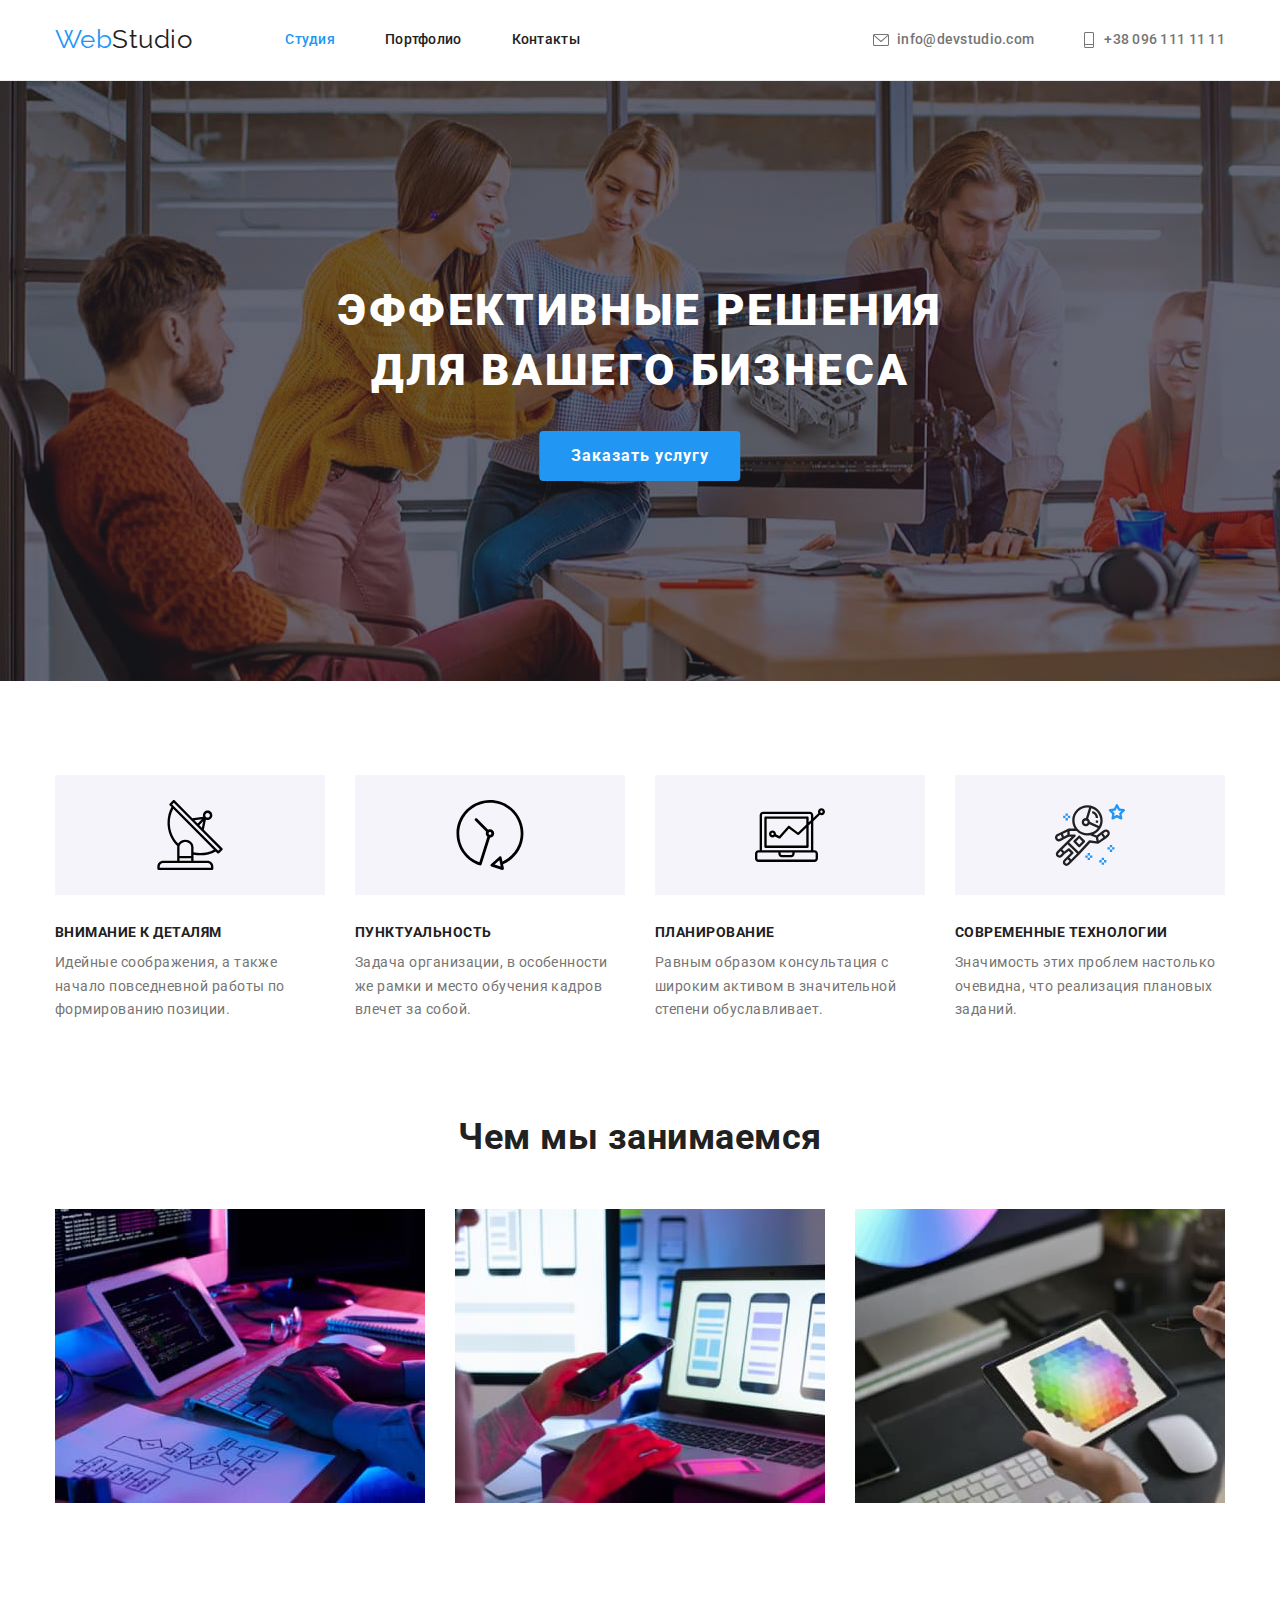
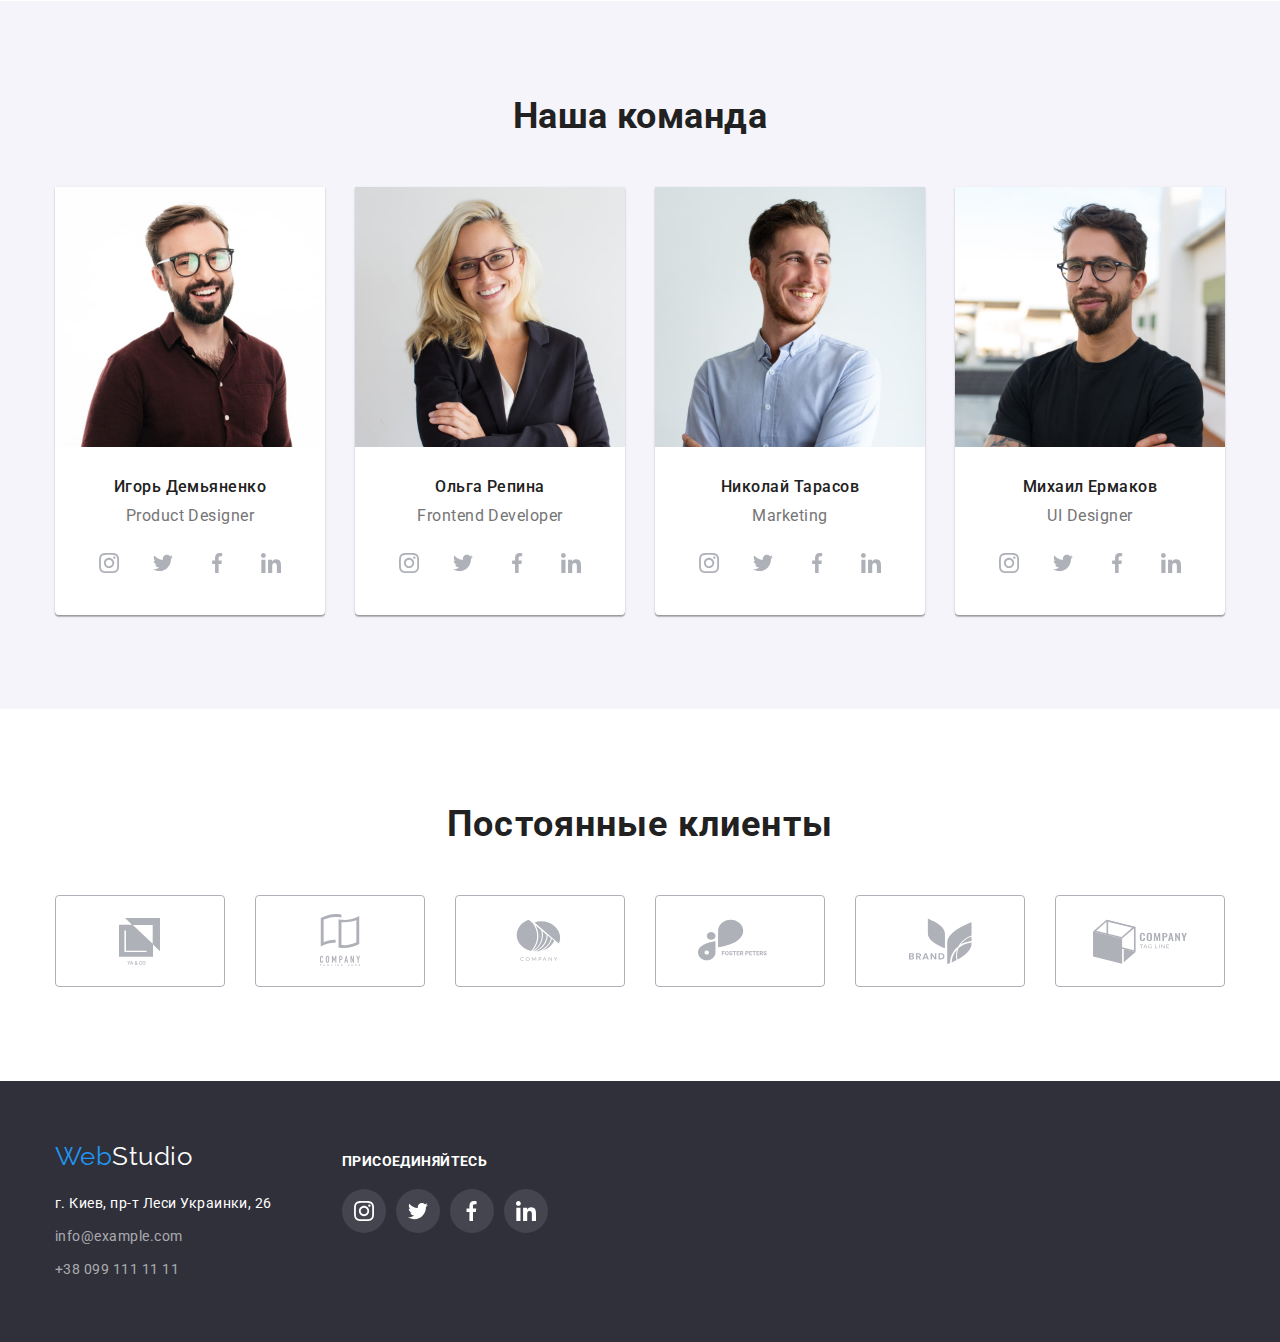
<file: index.html>
<!DOCTYPE html>
<html lang="ru">
  <head>
    <meta charset="UTF-8" />
    <meta http-equiv="X-UA-Compatible" content="IE=edge" />
    <meta name="viewport" content="width=device-width, initial-scale=1.0" />
    <title>Студия</title>
    <link rel="preconnect" href="https://fonts.googleapis.com" />
    <link rel="preconnect" href="https://fonts.gstatic.com" crossorigin />
    <link
      href="https://fonts.googleapis.com/css2?family=Raleway:wght@700&family=Roboto:wght@400;500;700;900&display=swap"
      rel="stylesheet"
    />
    <link rel="stylesheet" href="./css/modern-normalize.css" />
    <link rel="stylesheet" href="./css/styles.css" />
  </head>
  <body>
    <!-- Шапка сайта -->
    <header class="page-header">
      <div class="header container">
        <nav class="header nav">
          <a class="logo-top" href="" lang="en">Web<span class="accent">Studio</span></a>
          <ul class="site-nav">
            <li class="site-nav-item"><a href="./index.html" class="link current">Студия</a></li>
            <li class="site-nav-item">
              <a href="./portfolio/portfolio.html" class="link">Портфолио</a>
            </li>
            <li class="site-nav-item"><a href="" class="link">Контакты</a></li>
          </ul>
        </nav>
        <ul class="contacts-header">
          <li class="contacts-item">
            <a href="mailto:info@devstudio.com" class="contacts-link-mail"
              ><svg class="contacts-link-mailicon">
                <use href="./images/sprite.svg#icon-envelope"></use>
              </svg>
              info@devstudio.com
            </a>
          </li>
          <li class="contacts-item">
            <a href="tel:+380961111111" class="contacts-link-tel">
              <svg class="contacts-link-telicon">
                <use href="./images/sprite.svg#icon-phone"></use>
              </svg>
              +38 096 111 11 11
            </a>
          </li>
        </ul>
      </div>
    </header>

    <!-- Главное поле -->
    <main>
      <!-- Герой -->
      <section class="hero">
        <div class="container">
          <h1 class="hero-title">
            Эффективные решения <br />
            для вашего бизнеса
          </h1>
          <button type="button" class="hero-button">Заказать услугу</button>
        </div>
      </section>

      <!-- Преимущества -->
      <section class="features">
        <div class="container">
          <ul class="features-list">
            <li class="features-item antenna">
              <div class="features-item-bgc">
                <svg class="features-item-icon" width="270px" height="120px">
                  <use href="./images/sprite.svg#icon-antenna"></use>
                </svg>
              </div>
              <h3 class="features-title">Внимание к деталям</h3>
              <p class="features-text">
                Идейные соображения, а также начало повседневной работы по формированию позиции.
              </p>
            </li>
            <li class="features-item clock">
              <div class="features-item-bgc">
                <svg class="features-item-icon" width="270px" height="120px">
                  <use href="./images/sprite.svg#icon-clock"></use>
                </svg>
              </div>
              <h3 class="features-title">Пунктуальность</h3>
              <p class="features-text">
                Задача организации, в особенности же рамки и место обучения кадров влечет за собой.
              </p>
            </li>
            <li class="features-item computer">
              <div class="features-item-bgc">
                <svg class="features-item-icon" width="270px" height="120px">
                  <use href="./images/sprite.svg#icon-computer"></use>
                </svg>
              </div>
              <h3 class="features-title">Планирование</h3>
              <p class="features-text">
                Равным образом консультация с широким активом в значительной степени обуславливает.
              </p>
            </li>
            <li class="features-item astronaut">
              <div class="features-item-bgc">
                <svg class="features-item-icon">
                  <use href="./images/sprite.svg#icon-astronaut"></use>
                </svg>
              </div>
              <h3 class="features-title">Современные технологии</h3>
              <p class="features-text">
                Значимость этих проблем настолько очевидна, что реализация плановых заданий.
              </p>
            </li>
          </ul>
        </div>
      </section>

      <!-- Примеры работ -->
      <section class="examples">
        <div class="container">
          <h2 class="examples-title">Чем мы занимаемся</h2>
          <ul class="examples-list">
            <li class="examples-item">
              <img
                class="examples-photo"
                src="./images/example_code.jpg"
                alt="Человек пишет программный код"
                width="370"
                height="294"
              />
            </li>
            <li class="examples-item">
              <img
                class="examples-photo"
                src="./images/example_display.jpg"
                alt="Человек верстает сайт"
                width="370"
                height="294"
              />
            </li>
            <li class="examples-item">
              <img
                class="examples-photo"
                src="./images/example_color.jpg"
                alt="Человек подбирает цветовую гамму"
                width="370"
                height="294"
              />
            </li>
          </ul>
        </div>
      </section>

      <!-- Команда -->
      <section class="team">
        <div class="container">
          <h2 class="team-title">Наша команда</h2>
          <ul class="team-list">
            <li class="team-item">
              <img
                class="team-photo"
                src="./images/ihor.jpg"
                alt="Фото Игорь Демьяненко"
                width="270"
                height="260"
              />
              <div class="team-data">
                <h3 class="team-name">Игорь Демьяненко</h3>
                <p class="team-text" lang="en">Product Designer</p>
              </div>
              <ul class="team-social-links">
                <li class="team-button">
                  <a class="team-button-link" href="">
                    <svg class="team-button-item" width="20" height="20">
                      <use href="./images/sprite.svg#icon-instagram-1"></use>
                    </svg>
                  </a>
                </li>
                <li class="team-button">
                  <a class="team-button-link" href="">
                    <svg class="team-button-item" width="20" height="20">
                      <use href="./images/sprite.svg#icon-twitter-1"></use>
                    </svg>
                  </a>
                </li>
                <li class="team-button">
                  <a class="team-button-link" href="">
                    <svg class="team-button-item" width="20" height="20">
                      <use href="./images/sprite.svg#icon-fb-1"></use>
                    </svg>
                  </a>
                </li>
                <li class="team-button">
                  <a class="team-button-link" href="">
                    <svg class="team-button-item" width="20" height="20">
                      <use href="./images/sprite.svg#icon-linkedin-1"></use>
                    </svg>
                  </a>
                </li>
              </ul>
            </li>
            <li class="team-item">
              <img
                class="team-photo"
                src="./images/olga.jpg"
                alt="Фото Ольга Репина"
                width="270"
                height="260"
              />
              <div class="team-data">
                <h3 class="team-name">Ольга Репина</h3>
                <p class="team-text" lang="en">Frontend Developer</p>
              </div>
              <ul class="team-social-links">
                <li class="team-button">
                  <a class="team-button-link" href="">
                    <svg class="team-button-item" width="20" height="20">
                      <use href="./images/sprite.svg#icon-instagram-1"></use>
                    </svg>
                  </a>
                </li>
                <li class="team-button">
                  <a class="team-button-link" href="">
                    <svg class="team-button-item" width="20" height="20">
                      <use href="./images/sprite.svg#icon-twitter-1"></use>
                    </svg>
                  </a>
                </li>
                <li class="team-button">
                  <a class="team-button-link" href="">
                    <svg class="team-button-item" width="20" height="20">
                      <use href="./images/sprite.svg#icon-fb-1"></use>
                    </svg>
                  </a>
                </li>
                <li class="team-button">
                  <a class="team-button-link" href="">
                    <svg class="team-button-item" width="20" height="20">
                      <use href="./images/sprite.svg#icon-linkedin-1"></use>
                    </svg>
                  </a>
                </li>
              </ul>
            </li>
            <li class="team-item">
              <img
                class="team-photo"
                src="./images/nikolai.jpg"
                alt="Фото Николай Тарасов"
                width="270"
                height="260"
              />
              <div class="team-data">
                <h3 class="team-name">Николай Тарасов</h3>
                <p class="team-text" lang="en">Marketing</p>
              </div>
              <ul class="team-social-links">
                <li class="team-button">
                  <a class="team-button-link" href="">
                    <svg class="team-button-item" width="20" height="20">
                      <use href="./images/sprite.svg#icon-instagram-1"></use>
                    </svg>
                  </a>
                </li>
                <li class="team-button">
                  <a class="team-button-link" href="">
                    <svg class="team-button-item" width="20" height="20">
                      <use href="./images/sprite.svg#icon-twitter-1"></use>
                    </svg>
                  </a>
                </li>
                <li class="team-button">
                  <a class="team-button-link" href="">
                    <svg class="team-button-item" width="20" height="20">
                      <use href="./images/sprite.svg#icon-fb-1"></use>
                    </svg>
                  </a>
                </li>
                <li class="team-button">
                  <a class="team-button-link" href="">
                    <svg class="team-button-item" width="20" height="20">
                      <use href="./images/sprite.svg#icon-linkedin-1"></use>
                    </svg>
                  </a>
                </li>
              </ul>
            </li>
            <li class="team-item">
              <img
                class="team-photo"
                src="./images/mihail.jpg"
                alt="Фото Михаил Ермаков"
                width="270"
                height="260"
              />
              <div class="team-data">
                <h3 class="team-name">Михаил Ермаков</h3>
                <p class="team-text" lang="en">UI Designer</p>
              </div>
              <ul class="team-social-links">
                <li class="team-button">
                  <a class="team-button-link" href="">
                    <svg class="team-button-item" width="20" height="20">
                      <use href="./images/sprite.svg#icon-instagram-1"></use>
                    </svg>
                  </a>
                </li>
                <li class="team-button">
                  <a class="team-button-link" href="">
                    <svg class="team-button-item" width="20" height="20">
                      <use href="./images/sprite.svg#icon-twitter-1"></use>
                    </svg>
                  </a>
                </li>
                <li class="team-button">
                  <a class="team-button-link" href="">
                    <svg class="team-button-item" width="20" height="20">
                      <use href="./images/sprite.svg#icon-fb-1"></use>
                    </svg>
                  </a>
                </li>
                <li class="team-button">
                  <a class="team-button-link" href="">
                    <svg class="team-button-item" width="20" height="20">
                      <use href="./images/sprite.svg#icon-linkedin-1"></use>
                    </svg>
                  </a>
                </li>
              </ul>
            </li>
          </ul>
        </div>
      </section>

      <!-- Клиенты -->
      <section class="clients">
        <div class="container">
          <h2 class="clients-title">Постоянные клиенты</h2>
          <ul class="clients-links">
            <li class="clients-icon-link">
              <a class="clients-button" href="">
                <svg class="clients-button-link" width="106" height="60">
                  <use href="./images/sprite.svg#icon-company-1"></use>
                </svg>
                <!-- <svg
                  width="106"
                  height="60"
                  fill="none"
                  xmlns="http://www.w3.org/2000/svg"
                >
                  <path
                    fill-rule="evenodd"
                    clip-rule="evenodd"
                    d="m38 7 7.008 6.634L32 13.626v32.188h34V33.507l7 6.627V7H38Zm27.692 25.728-19.87-18.81h19.87v18.81Zm-6.169 8.377H37.38V19.459h1.565V39.64h20.578v1.465ZM42.61 50.1l-.818 1.685-.818-1.685h-.686l1.194 2.246v1.309h.62v-1.309l1.191-2.246h-.683Zm1.028 3.555.288-.828h1.377l.29.828h.645l-1.345-3.555h-.555l-1.342 3.555h.642Zm.976-2.8.515 1.474h-1.03l.515-1.475Zm3.257 1.389a.807.807 0 0 0-.134.451c0 .3.105.543.315.73.211.186.493.279.844.279.352 0 .655-.096.909-.286l.2.237h.688l-.522-.618c.205-.28.307-.639.307-1.077h-.515c0 .24-.05.457-.149.652l-.686-.81.242-.176a1.34 1.34 0 0 0 .369-.371.785.785 0 0 0 .112-.41.732.732 0 0 0-.249-.564.895.895 0 0 0-.635-.23c-.286 0-.514.082-.683.244-.17.162-.254.381-.254.66 0 .114.027.231.08.354.056.122.153.27.29.444-.263.189-.44.352-.529.49Zm1.604.786a.905.905 0 0 1-.561.2.585.585 0 0 1-.425-.154.533.533 0 0 1-.159-.4c0-.19.098-.36.293-.508l.076-.054.776.916Zm-.637-1.575c-.168-.207-.252-.378-.252-.515 0-.119.035-.217.103-.295a.348.348 0 0 1 .276-.118.37.37 0 0 1 .266.1c.07.066.105.145.105.237a.44.44 0 0 1-.151.345l-.076.06-.271.186Zm5.786 1.931c.244-.213.384-.51.42-.888h-.615c-.033.254-.11.435-.232.544-.122.11-.305.164-.547.164-.265 0-.467-.101-.605-.303-.137-.202-.206-.495-.206-.88v-.314c.004-.38.077-.666.22-.862.145-.197.352-.295.62-.295.231 0 .406.057.525.17.12.113.195.297.225.552h.615c-.04-.389-.178-.69-.417-.903-.24-.213-.555-.32-.948-.32-.291 0-.548.07-.771.208a1.346 1.346 0 0 0-.51.59 2.082 2.082 0 0 0-.179.887v.332c.005.327.066.614.183.862.118.247.284.438.498.573.217.134.467.2.75.2.405 0 .73-.105.974-.317Zm3.63-.498c.12-.264.181-.57.181-.918v-.197a2.149 2.149 0 0 0-.185-.911 1.356 1.356 0 0 0-.52-.6c-.224-.14-.48-.21-.77-.21-.29 0-.546.07-.771.212-.223.14-.396.342-.52.608a2.174 2.174 0 0 0-.183.918v.2c.002.34.063.64.185.9.124.261.298.462.523.604.226.14.483.21.771.21.292 0 .549-.07.772-.21.224-.142.397-.344.517-.606Zm-.661-2.01c.15.21.224.513.224.907v.185c0 .4-.074.705-.222.913-.146.209-.356.313-.63.313a.738.738 0 0 1-.634-.32c-.152-.213-.227-.515-.227-.906v-.205c.003-.382.08-.678.229-.886a.731.731 0 0 1 .627-.315c.274 0 .485.105.633.315Z"
                    fill="#AFB1B8"
                  />
                </svg> -->
              </a>
            </li>
            <li class="clients-icon-link">
              <a class="clients-button" href="">
                <svg class="clients-button-link" width="106" height="60">
                  <use href="./images/sprite.svg#icon-company-2"></use>
                </svg>
                <!-- <svg
                  width="106"
                  height="60"
                  fill="none"
                  xmlns="http://www.w3.org/2000/svg"
                >
                  <path
                    fill-rule="evenodd"
                    clip-rule="evenodd"
                    d="M50.114 5.935h-.137c-.21-.013-.42-.018-.63-.023h-.455c-.397 0-.802.01-1.204.03a.625.625 0 0 0-.091 0A28.275 28.275 0 0 0 37.08 8.625l-.432.208v22.142l1.012-.344c.888-.305 1.834-.58 2.813-.834a34.329 34.329 0 0 1 8.095-1.075v2.909c-.362.002-.713.012-1.065.03h-.084a32.36 32.36 0 0 0-6.228.956 31.635 31.635 0 0 0-7.42 2.892V7.112a29.727 29.727 0 0 1 7.785-3.166A29.793 29.793 0 0 1 48.892 3h.427c.511.013 1.01.036 1.478.071 1.233.087 2.456.282 3.655.583v2.863a22.623 22.623 0 0 0-3.541-.534l-.073-.006c-.247-.021-.494-.042-.724-.042Zm5.039 2.926c.635.049 1.293.072 1.958.072a31.467 31.467 0 0 0 7.713-.99A31.777 31.777 0 0 0 72.24 5.05v27.89a29.815 29.815 0 0 1-7.786 3.166 29.943 29.943 0 0 1-7.337.944 22.405 22.405 0 0 1-5.565-.656V8.322c.43.1.873.191 1.323.267.739.125 1.518.216 2.277.272Zm14.194.217-1.012.34c-.93.313-1.87.593-2.813.842a34.263 34.263 0 0 1-8.406 1.078c-.66 0-1.267-.018-1.854-.056l-.807-.053V34.006l.693.06c.642.057 1.305.085 1.973.085a26.884 26.884 0 0 0 6.62-.857 27.764 27.764 0 0 0 5.174-1.86l.432-.208V9.078Z"
                    fill="#AFB1B8"
                  />
                  <path
                    d="M35.737 45.212a1.491 1.491 0 0 0-1.126-.455 1.672 1.672 0 0 0-.65.122 1.464 1.464 0 0 0-.832.842c-.08.2-.119.413-.116.628v3.794c-.01.267.042.533.149.778.09.195.219.368.38.509.151.127.329.22.52.27.185.051.376.078.567.078.211.002.42-.043.612-.132a1.6 1.6 0 0 0 .96-1.465v-.424h-.993v.338a.88.88 0 0 1-.058.338.608.608 0 0 1-.144.214.697.697 0 0 1-.415.145.503.503 0 0 1-.465-.204.898.898 0 0 1-.132-.508v-3.538c-.006-.196.036-.39.122-.567a.507.507 0 0 1 .485-.229.527.527 0 0 1 .443.214.806.806 0 0 1 .164.509v.328h.982v-.387a1.79 1.79 0 0 0-.121-.664 1.56 1.56 0 0 0-.332-.534ZM41.629 45.17a1.765 1.765 0 0 0-1.128-.418c-.202 0-.403.037-.592.107A1.56 1.56 0 0 0 39 45.7c-.1.231-.15.482-.145.735v3.638c-.007.256.043.51.145.745.09.196.22.37.384.509.152.14.33.25.524.32.19.07.39.106.592.107a1.714 1.714 0 0 0 1.128-.427c.158-.142.285-.315.374-.509.102-.234.151-.489.145-.745v-3.639a1.77 1.77 0 0 0-.145-.734 1.641 1.641 0 0 0-.374-.532Zm-.463 4.904a.656.656 0 0 1-.197.527.727.727 0 0 1-.934 0 .65.65 0 0 1-.197-.527v-3.639a.653.653 0 0 1 .197-.526.726.726 0 0 1 .934 0 .652.652 0 0 1 .197.526v3.64ZM49.367 51.7v-6.89h-.953l-1.253 3.647h-.017l-1.263-3.646h-.943v6.888h.984v-4.19h.018l.963 2.962h.491l.971-2.962h.018v4.19h.984ZM54.958 45.294c-.151-.17-.343-.3-.556-.377a2.184 2.184 0 0 0-.714-.107h-1.462v6.89h.982v-2.691h.505c.307.014.611-.051.886-.188a1.43 1.43 0 0 0 .539-.527c.113-.183.19-.387.225-.6a4.9 4.9 0 0 0 .053-.783c.01-.33-.023-.662-.096-.984a1.466 1.466 0 0 0-.362-.633Zm-.506 2.1a.867.867 0 0 1-.091.359.552.552 0 0 1-.253.241 1.006 1.006 0 0 1-.463.087h-.448v-2.342h.506a.942.942 0 0 1 .443.086.556.556 0 0 1 .23.254c.054.121.083.252.086.384v.458c0 .16.01.326 0 .473h-.01ZM59.608 44.81h-.805l-1.518 6.89h.982l.288-1.48h1.339l.288 1.48h.981l-1.555-6.89Zm-.906 4.471.483-2.497h.018l.48 2.497h-.981ZM65.95 48.96h-.018l-1.482-4.15h-.944v6.89h.981v-4.143h.02l1.5 4.142h.924v-6.888h-.981v4.15ZM71.948 44.81l-.79 2.74h-.02l-.79-2.74H69.31l1.348 3.978v2.911h.982v-2.911l1.348-3.977h-1.04ZM33 53.645h.473v1.327h.321v-1.328h.47v-.272H33v.273ZM36.977 53.372l-.62 1.6h.341l.132-.364h.638l.136.364h.35l-.636-1.6h-.341Zm-.05.967.217-.593.217.593h-.435ZM40.908 54.382h.37v.206a.613.613 0 0 1-.38.135.404.404 0 0 1-.34-.153.67.67 0 0 1-.118-.417c0-.356.154-.534.46-.534a.337.337 0 0 1 .362.255l.316-.062c-.068-.312-.293-.47-.678-.47a.804.804 0 0 0-.559.206.78.78 0 0 0-.23.615.872.872 0 0 0 .205.6.776.776 0 0 0 .607.235.96.96 0 0 0 .678-.255v-.63h-.693v.27ZM44.923 53.372h-.324v1.6h1.12V54.7h-.796v-1.328ZM48.318 53.372h-.324v1.6h.324v-1.6ZM51.636 54.44l-.655-1.068h-.313v1.6h.3v-1.045l.643 1.045h.322v-1.6h-.297v1.069ZM54.637 54.267h.797v-.272h-.797v-.35h.857v-.273h-1.181v1.6h1.214V54.7h-.89v-.433ZM61.912 54.003h-.63v-.63h-.32v1.599h.32v-.7h.63v.7h.322v-1.6h-.322v.631ZM64.93 54.267h.8v-.272h-.8v-.35h.86v-.273H64.61v1.6h1.212V54.7h-.89v-.433ZM69.023 54.268c.279-.044.42-.191.42-.445a.383.383 0 0 0-.157-.356.904.904 0 0 0-.468-.094h-.678v1.599h.322v-.669h.063a.431.431 0 0 1 .2.036c.047.029.086.069.114.117l.349.508h.384l-.195-.312a1.115 1.115 0 0 0-.354-.384Zm-.324-.222h-.237v-.401h.253a.84.84 0 0 1 .326.038.21.21 0 0 1-.015.325.913.913 0 0 1-.327.038ZM72.11 54.267h.796v-.272h-.796v-.35h.86v-.273h-1.184v1.6H73V54.7h-.89v-.433Z"
                    fill="#AFB1B8"
                  />
                </svg> -->
              </a>
            </li>
            <li class="clients-icon-link">
              <a class="clients-button" href="">
                <svg class="clients-button-link" width="106" height="60">
                  <use href="./images/sprite.svg#icon-company-3"></use>
                </svg>
                <!-- <svg
                  width="106"
                  height="60"
                  fill="none"
                  xmlns="http://www.w3.org/2000/svg"
                >
                  <path
                    d="M36.406 49.101c.016 0 .032.004.046.01a.121.121 0 0 1 .039.024l.218.208c-.17.169-.379.304-.614.396a2.39 2.39 0 0 1-.87.142c-.28.005-.558-.04-.817-.133a1.794 1.794 0 0 1-.617-.374 1.674 1.674 0 0 1-.397-.578 1.926 1.926 0 0 1-.14-.742 1.724 1.724 0 0 1 .573-1.322c.186-.163.409-.291.654-.377.269-.09.555-.135.843-.132a2.27 2.27 0 0 1 .782.12c.216.082.414.195.587.335l-.183.222a.178.178 0 0 1-.046.04.125.125 0 0 1-.074.017.178.178 0 0 1-.08-.023l-.097-.06-.137-.076a1.548 1.548 0 0 0-.43-.132 1.891 1.891 0 0 0-.325-.024 1.76 1.76 0 0 0-.605.1 1.39 1.39 0 0 0-.475.28c-.136.128-.24.28-.308.445a1.5 1.5 0 0 0-.111.587 1.53 1.53 0 0 0 .111.597c.067.164.17.314.303.443.125.12.28.215.453.275.178.064.368.096.561.095.111.001.223-.005.333-.019a1.316 1.316 0 0 0 .72-.306.171.171 0 0 1 .103-.038ZM42.704 48.054a1.81 1.81 0 0 1-.147.737 1.594 1.594 0 0 1-.41.572 1.889 1.889 0 0 1-.645.375 2.655 2.655 0 0 1-1.658 0 1.91 1.91 0 0 1-.64-.377 1.678 1.678 0 0 1-.415-.578 1.922 1.922 0 0 1 0-1.475c.093-.216.234-.413.415-.58.182-.159.4-.282.64-.363a2.61 2.61 0 0 1 1.658 0c.242.085.461.213.643.376.18.165.32.36.412.571.101.238.151.489.147.742Zm-.572 0a1.566 1.566 0 0 0-.104-.593 1.22 1.22 0 0 0-.752-.722 1.918 1.918 0 0 0-1.205 0 1.295 1.295 0 0 0-.461.28 1.191 1.191 0 0 0-.295.443 1.737 1.737 0 0 0 0 1.184 1.209 1.209 0 0 0 .756.72c.388.127.816.127 1.205 0 .175-.061.332-.156.46-.277.131-.129.23-.28.292-.443.073-.19.108-.391.104-.592ZM47.001 48.675l.058.132c.021-.047.04-.09.062-.132a1.23 1.23 0 0 1 .071-.13l1.393-2.201c.028-.038.052-.062.08-.069a.373.373 0 0 1 .114-.012h.412v3.58h-.488V47.1a.938.938 0 0 1 0-.124L47.3 49.208a.203.203 0 0 1-.082.081.246.246 0 0 1-.12.03h-.079a.243.243 0 0 1-.12-.03.2.2 0 0 1-.081-.081l-1.443-2.246V49.835h-.471v-3.572h.411a.373.373 0 0 1 .115.012c.034.015.06.039.076.069l1.423 2.203a.76.76 0 0 1 .071.128ZM52.244 48.497v1.34H51.7v-3.574h1.216c.23-.004.458.023.679.078.176.044.34.12.48.223a.922.922 0 0 1 .272.35c.065.146.096.302.093.458a.993.993 0 0 1-.395.815c-.14.107-.305.188-.483.236a2.3 2.3 0 0 1-.657.083l-.66-.01Zm0-.384h.66c.143.002.286-.017.423-.054a.924.924 0 0 0 .305-.154.686.686 0 0 0 .25-.538.605.605 0 0 0-.054-.291.69.69 0 0 0-.19-.244 1.172 1.172 0 0 0-.734-.192h-.66v1.473ZM59.573 49.842h-.43a.205.205 0 0 1-.12-.033.222.222 0 0 1-.072-.083l-.37-.864h-1.863l-.384.864a.205.205 0 0 1-.19.116h-.432l1.636-3.58h.567l1.658 3.58Zm-2.7-1.329h1.538l-.648-1.457c-.05-.11-.09-.222-.123-.336l-.063.187c-.019.057-.04.11-.06.152l-.643 1.454ZM61.929 46.28c.032.015.06.037.081.063l2.386 2.699v-2.779h.488v3.58h-.272a.265.265 0 0 1-.112-.022.299.299 0 0 1-.088-.066l-2.382-2.696a.974.974 0 0 1 0 .123v2.66h-.488v-3.58h.289c.033 0 .067.006.098.017ZM68.903 48.419v1.421h-.545V48.42l-1.508-2.156h.488a.197.197 0 0 1 .117.03c.03.024.055.051.074.081l.943 1.391c.038.06.071.114.098.166.028.052.05.102.069.151l.07-.154c.027-.056.058-.11.093-.163l.93-1.4a.376.376 0 0 1 .07-.076.182.182 0 0 1 .118-.035h.493l-1.51 2.165ZM46.731 40.256c.237.026.477.047.72.066 3.679-1.43 6.791-3.77 8.948-6.728 2.156-2.958 3.261-6.403 3.177-9.904l-4.054-3.522c.824 3.727.438 7.58-1.114 11.128-1.553 3.548-4.21 6.65-7.677 8.96Z"
                    fill="#AFB1B8"
                  />
                  <path
                    d="m45.284 40.092.109.02c3.704-2.303 6.527-5.517 8.106-9.228 1.579-3.711 1.84-7.749.75-11.59l-5.775-5.017c2.335 4.124 3.276 8.74 2.71 13.31-.564 4.57-2.61 8.906-5.9 12.505ZM64.868 27.826c-.981 3.847-3.364 7.316-6.794 9.893a21.629 21.629 0 0 1-3.229 2.013c2.794-.713 5.361-1.974 7.505-3.686s3.807-3.829 4.86-6.187l-2.342-2.033Z"
                    fill="#AFB1B8"
                  />
                  <path
                    d="m63.949 27.26-3.334-2.897c-.064 3.303-1.145 6.531-3.13 9.348-1.986 2.818-4.804 5.122-8.16 6.673h.016c.748 0 1.495-.04 2.238-.116 3.137-1.113 5.909-2.883 8.067-5.153 2.159-2.27 3.637-4.968 4.303-7.855ZM45.766 12.16 41.788 8.7c-3.556 1.194-6.614 3.293-8.775 6.022-2.16 2.73-3.322 5.961-3.333 9.274.013 3.66 1.431 7.212 4.03 10.093 2.597 2.88 6.227 4.927 10.314 5.814 3.648-3.862 5.785-8.634 6.098-13.623.313-4.99-1.213-9.935-4.356-14.12ZM73.14 26.727c-.014-4.342-2.006-8.503-5.54-11.574-3.534-3.07-8.324-4.801-13.322-4.814a21.18 21.18 0 0 0-6.753 1.092L71.88 32.593a14.352 14.352 0 0 0 1.26-5.866Z"
                    fill="#AFB1B8"
                  />
                </svg> -->
              </a>
            </li>
            <li class="clients-icon-link">
              <a class="clients-button" href="">
                <svg class="clients-button-link" width="106" height="60">
                  <use href="./images/sprite.svg#icon-company-4"></use>
                </svg>
                <!-- <svg
                  width="106"
                  height="60"
                  fill="none"
                  xmlns="http://www.w3.org/2000/svg"
                >
                  <path
                    d="M24.146 21.103h-.003c-2.398 0-4.342 1.727-4.342 3.858v.003c0 2.131 1.944 3.859 4.342 3.859h.003c2.398 0 4.342-1.728 4.342-3.859v-.002c0-2.132-1.944-3.86-4.342-3.86ZM56.195 19.87c-.007-2.96-1.333-5.798-3.688-7.891C50.153 9.886 46.96 8.707 43.63 8.7c-3.332.005-6.526 1.184-8.882 3.277-2.356 2.094-3.682 4.931-3.69 7.892v16.323s25.134-2.488 25.137-16.32v-.003ZM11 41.55c.006 2.06.93 4.033 2.568 5.49 1.638 1.456 3.859 2.277 6.176 2.283 2.317-.006 4.537-.827 6.176-2.283 1.638-1.456 2.562-3.429 2.568-5.488V30.194S11 31.927 11 41.55Zm8.744 2.034c-.453 0-.895-.119-1.272-.343a2.107 2.107 0 0 1-.843-.913 1.825 1.825 0 0 1-.13-1.175c.088-.395.306-.758.626-1.042.32-.285.728-.479 1.172-.557a2.558 2.558 0 0 1 1.323.115c.419.154.776.415 1.028.75s.386.728.386 1.13c.001.268-.057.534-.172.782a2.036 2.036 0 0 1-.496.662c-.212.19-.465.34-.744.443a2.539 2.539 0 0 1-.878.156v-.008ZM37.418 42.464H35.73v1.743h-.879V39.94h2.778v.712H35.73v1.102h1.688v.709Zm4.224-.293c0 .42-.074.788-.222 1.104-.149.317-.362.56-.64.733a1.755 1.755 0 0 1-.948.258c-.354 0-.67-.085-.947-.255a1.695 1.695 0 0 1-.644-.727 2.511 2.511 0 0 1-.231-1.09v-.21c0-.42.075-.79.225-1.108.152-.32.366-.566.642-.735.277-.172.593-.258.949-.258.355 0 .67.086.946.258.278.17.491.415.642.735.152.318.228.686.228 1.104v.19Zm-.89-.194c0-.447-.08-.787-.24-1.02a.783.783 0 0 0-.686-.348.782.782 0 0 0-.683.346c-.16.229-.241.564-.243 1.008v.208c0 .435.08.773.24 1.013.16.24.39.36.692.36a.775.775 0 0 0 .68-.345c.158-.232.238-.57.24-1.014v-.208Zm3.74 1.11a.447.447 0 0 0-.175-.38c-.117-.09-.328-.184-.633-.281a4.575 4.575 0 0 1-.723-.293c-.485-.262-.727-.615-.727-1.058 0-.23.064-.436.193-.615.131-.182.318-.323.56-.425.244-.101.518-.152.82-.152.305 0 .576.055.815.167.238.11.423.264.553.466.133.2.2.43.2.685h-.88c0-.195-.06-.347-.184-.454-.123-.11-.296-.164-.518-.164-.215 0-.382.046-.501.138a.426.426 0 0 0-.179.357c0 .139.07.255.208.349.14.093.347.181.618.263.5.15.864.337 1.093.56.228.222.343.5.343.832 0 .369-.14.66-.42.87-.279.209-.654.314-1.127.314-.328 0-.627-.06-.897-.18a1.438 1.438 0 0 1-.618-.494 1.27 1.27 0 0 1-.21-.727h.881c0 .47.281.706.844.706.209 0 .372-.042.49-.126a.418.418 0 0 0 .175-.357Zm4.691-2.434h-1.306v3.554h-.88v-3.554H45.71v-.712h3.474v.712Zm3.07 1.705h-1.687v1.143h1.98v.706h-2.859V39.94h2.854v.712h-1.975v1.017h1.688v.688Zm2.388.287h-.7v1.562h-.879V39.94h1.585c.504 0 .893.113 1.166.337.274.225.41.542.41.952 0 .291-.063.535-.19.73a1.282 1.282 0 0 1-.571.463l.922 1.743v.04h-.943l-.8-1.56Zm-.7-.712h.71c.22 0 .39-.055.512-.166a.607.607 0 0 0 .181-.466c0-.202-.057-.36-.172-.475-.114-.115-.288-.173-.525-.173h-.706v1.28Zm5.326.771v1.503h-.879V39.94h1.664c.32 0 .602.059.844.176.244.117.432.284.563.501.13.215.196.46.196.735 0 .418-.144.748-.43.99-.286.24-.681.361-1.187.361h-.77Zm0-.712h.785c.233 0 .41-.055.53-.164.124-.11.185-.266.185-.469a.704.704 0 0 0-.184-.507c-.123-.128-.293-.195-.51-.199h-.806v1.34Zm5.56.366H63.14v1.143h1.98v.706h-2.859V39.94h2.854v.712H63.14v1.017h1.688v.688Zm4.079-1.705h-1.307v3.554h-.879v-3.554h-1.289v-.712h3.475v.712Zm3.07 1.705H70.29v1.143h1.98v.706h-2.86V39.94h2.854v.712H70.29v1.017h1.687v.688Zm2.388.287h-.7v1.562h-.88V39.94h1.586c.504 0 .892.113 1.166.337.273.225.41.542.41.952 0 .291-.064.535-.19.73a1.283 1.283 0 0 1-.572.463l.923 1.743v.04h-.943l-.8-1.56Zm-.7-.712h.709c.22 0 .391-.055.512-.166a.607.607 0 0 0 .182-.466c0-.202-.057-.36-.173-.475-.113-.115-.288-.173-.524-.173h-.706v1.28Zm5.165 1.155a.447.447 0 0 0-.176-.381c-.117-.09-.328-.184-.633-.281a4.57 4.57 0 0 1-.723-.293c-.485-.262-.727-.615-.727-1.058 0-.23.065-.436.193-.615.131-.182.318-.323.56-.425.244-.101.518-.152.82-.152.305 0 .576.055.815.167.238.11.423.264.553.466.133.2.2.43.2.685h-.88c0-.195-.06-.347-.184-.454-.123-.11-.296-.164-.518-.164-.215 0-.382.046-.501.138a.426.426 0 0 0-.18.357c0 .139.07.255.209.349.14.093.347.181.618.263.5.15.864.337 1.093.56.228.222.343.5.343.832 0 .369-.14.66-.42.87-.279.209-.655.314-1.127.314-.328 0-.627-.06-.897-.18a1.438 1.438 0 0 1-.618-.494 1.27 1.27 0 0 1-.21-.727h.881c0 .47.281.706.844.706.209 0 .372-.042.489-.126a.418.418 0 0 0 .176-.357Z"
                    fill="#AFB1B8"
                  />
                </svg> -->
              </a>
            </li>
            <li class="clients-icon-link">
              <a class="clients-button" href="">
                <svg class="clients-button-link" width="63" height="47">
                  <use href="./images/sprite.svg#icon-company-5"></use>
                </svg>
                <!-- <svg
                  width="106"
                  height="60"
                  fill="none"
                  xmlns="http://www.w3.org/2000/svg"
                >
                  <path
                    d="M26.757 44.735c.244.276.373.622.367.977a1.43 1.43 0 0 1-.131.676 1.558 1.558 0 0 1-.438.558 2.627 2.627 0 0 1-1.651.45H22v-6.19h2.844a2.593 2.593 0 0 1 1.576.41c.184.142.33.32.425.52.096.202.139.42.127.64.016.34-.1.677-.33.946-.221.246-.526.416-.866.484.385.064.733.252.98.53Zm-3.406-.934h1.216c.276.018.55-.055.773-.206a.738.738 0 0 0 .207-.275.68.68 0 0 0 .054-.33.702.702 0 0 0-.055-.329.759.759 0 0 0-.203-.276 1.255 1.255 0 0 0-.796-.209H23.35v1.625Zm2.108 2.374a.777.777 0 0 0 .224-.284.712.712 0 0 0 .063-.345.722.722 0 0 0-.066-.35.788.788 0 0 0-.228-.285 1.338 1.338 0 0 0-.826-.224h-1.275v1.703h1.292c.29.015.578-.06.816-.215ZM32.57 47.397l-1.581-2.42h-.595v2.42h-1.361v-6.191h2.577a2.699 2.699 0 0 1 1.793.526c.36.336.578.779.613 1.248a1.86 1.86 0 0 1-.421 1.314 2.148 2.148 0 0 1-1.229.629l1.685 2.474h-1.48Zm-2.176-3.264h1.113c.773 0 1.16-.312 1.16-.937a.852.852 0 0 0-.063-.375.917.917 0 0 0-.221-.321 1.282 1.282 0 0 0-.876-.251h-1.126l.013 1.884ZM40.01 46.15h-2.712l-.479 1.247h-1.427l2.49-6.122h1.544l2.48 6.122H40.48l-.469-1.246Zm-.363-.937-.991-2.613-.991 2.613h1.982ZM49.322 47.397h-1.35l-3.03-4.21v4.21h-1.348v-6.192h1.348l3.03 4.235v-4.235h1.35v6.192ZM57.033 45.915c-.28.467-.705.848-1.223 1.092a4.288 4.288 0 0 1-1.9.39h-2.404v-6.191h2.405a4.376 4.376 0 0 1 1.9.38c.517.24.943.616 1.222 1.08.278.504.423 1.06.423 1.625 0 .564-.145 1.12-.423 1.624Zm-1.546-.148a2.16 2.16 0 0 0 .597-1.478c0-.542-.212-1.066-.597-1.477a2.488 2.488 0 0 0-1.692-.527h-.938v4.008h.938a2.49 2.49 0 0 0 1.692-.526ZM40.856 6.767s17.438 6.028 17.069 14.751v14.754s-17.426-6.03-17.063-14.754l-.006-14.751ZM73.46 32.818c3.294-2.075 7.103-3.36 11.08-3.738v-4.62c-4.582 1.618-8.47 4.55-11.08 8.358Z"
                    fill="#AFB1B8"
                  />
                  <path
                    d="M71.482 34.21c2.695-4.97 7.368-8.805 13.058-10.717V10.185s-24.835 8.587-24.31 21.009V52.2s1.107-.384 2.848-1.104c0-.671 0-1.349.08-2.03.513-5.766 3.507-11.11 8.324-14.857Z"
                    fill="#AFB1B8"
                  />
                  <path
                    d="M69.12 42.013c.13-1.457.421-2.898.868-4.301-2.998 3.235-4.815 7.25-5.192 11.479-.037.399-.057.798-.067 1.21a74.756 74.756 0 0 0 4.777-2.305c-.44-2.001-.57-4.049-.386-6.083ZM70.108 42.089a19.051 19.051 0 0 0 .307 5.508c6.785-3.718 14.41-9.462 14.115-16.403v-.605c-4.848.497-9.383 2.437-12.91 5.523a19.259 19.259 0 0 0-1.513 5.977Z"
                    fill="#AFB1B8"
                  />
                </svg> -->
              </a>
            </li>
            <li class="clients-icon-link">
              <a class="clients-button" href="">
                <svg class="clients-button-link" width="94" height="45">
                  <use href="./images/sprite.svg#icon-company-6"></use>
                </svg>
                <!-- <svg width="106" height="60" fill="none" xmlns="http://www.w3.org/2000/svg">
                  <path
                    d="M53.425 27.408a2.947 2.947 0 0 1-.605-1.988v-2.884c0-.883.2-1.555.602-2.015.4-.46 1.089-.688 2.065-.686.917 0 1.569.196 1.953.587.42.499.625 1.109.578 1.724v.678h-1.64v-.687c.005-.224-.01-.449-.048-.671a.65.65 0 0 0-.235-.399.95.95 0 0 0-.594-.155 1.005 1.005 0 0 0-.625.164.768.768 0 0 0-.272.44 3.332 3.332 0 0 0-.065.713v3.499c-.026.337.047.675.21.982a.77.77 0 0 0 .328.238.9.9 0 0 0 .424.055.893.893 0 0 0 .58-.158.704.704 0 0 0 .245-.425c.038-.232.056-.467.051-.701v-.71h1.641v.648a2.64 2.64 0 0 1-.567 1.813c-.377.428-1.02.642-1.964.642s-1.658-.229-2.062-.704ZM60.257 27.438c-.415-.45-.622-1.103-.622-1.968v-3.033c0-.857.207-1.505.622-1.945.414-.44 1.107-.659 2.079-.657.965 0 1.654.22 2.069.657.414.44.625 1.088.625 1.945v3.032c0 .857-.21 1.514-.632 1.966-.421.451-1.107.677-2.062.677-.955 0-1.661-.229-2.08-.674Zm2.843-.728c.149-.28.216-.589.197-.897v-3.714a1.65 1.65 0 0 0-.193-.88.776.776 0 0 0-.335-.241.907.907 0 0 0-.433-.052.918.918 0 0 0-.434.052.786.786 0 0 0-.337.241c-.15.275-.217.578-.197.88v3.731c-.02.309.047.617.197.898.095.094.214.17.346.222a1.158 1.158 0 0 0 .843 0c.133-.052.25-.128.346-.222v-.018ZM67.004 19.924h1.766l1.328 5.595 1.36-5.595h1.718L73.35 28h-1.271l-.136-5.613L70.632 28h-1.02l-1.358-5.634L68.128 28h-1.284l.16-8.076ZM75.33 19.924h2.752c1.585 0 2.378.764 2.378 2.293 0 1.464-.835 2.196-2.504 2.194h-.937V28H75.32l.01-8.077Zm2.351 3.451c.168.019.338.006.5-.039.16-.044.31-.117.434-.216.195-.273.281-.593.245-.912a2.525 2.525 0 0 0-.082-.733.594.594 0 0 0-.125-.222.703.703 0 0 0-.214-.162 1.759 1.759 0 0 0-.758-.13h-.659v2.414h.66ZM82.91 19.924h1.824L86.606 28h-1.584l-.37-1.862h-1.627L82.645 28h-1.607l1.871-8.076Zm1.559 5.279-.636-3.39-.635 3.39h1.27ZM88.117 19.924h1.19l2.275 4.607v-4.607h1.41V28h-1.131l-2.29-4.81V28h-1.457l.003-8.076ZM96.294 24.92l-1.892-4.985h1.594l1.155 3.203 1.083-3.203h1.56l-1.869 4.986V28h-1.63v-3.08ZM56.048 31.532v.422h-1.386v3.282h-.581v-3.282h-1.393v-.422h3.36ZM60.393 35.236h-.449a.2.2 0 0 1-.126-.035.194.194 0 0 1-.074-.085l-.401-.88H57.42l-.4.88a.243.243 0 0 1-.062.1.208.208 0 0 1-.126.035h-.448l1.699-3.704h.59l1.72 3.69Zm-2.813-1.375h1.603l-.68-1.508a2.699 2.699 0 0 1-.125-.349c-.024.07-.044.138-.064.197l-.062.155-.672 1.505ZM63.321 34.872c.107.005.213.005.32 0 .091-.008.182-.023.271-.044.083-.017.165-.04.245-.067.075-.027.15-.059.227-.091v-.833h-.679a.137.137 0 0 1-.092-.03.086.086 0 0 1-.026-.03.074.074 0 0 1-.008-.037v-.284h1.318v1.42a2.578 2.578 0 0 1-.716.301c-.14.036-.281.061-.425.077-.165.016-.33.023-.496.023a2.59 2.59 0 0 1-.856-.138 2.09 2.09 0 0 1-.68-.387 1.79 1.79 0 0 1-.438-.587 1.851 1.851 0 0 1-.156-.768 1.92 1.92 0 0 1 .153-.774c.097-.22.247-.42.438-.587.194-.167.425-.297.68-.384.29-.095.6-.142.91-.138.158 0 .316.01.472.032.138.02.274.051.404.094.12.038.233.088.34.147.104.058.203.122.296.193l-.163.229a.142.142 0 0 1-.055.05.17.17 0 0 1-.078.02.222.222 0 0 1-.105-.029 2.113 2.113 0 0 1-.167-.088 1.504 1.504 0 0 0-.227-.1 2.127 2.127 0 0 0-.313-.082 2.614 2.614 0 0 0-.431-.032 2.009 2.009 0 0 0-.656.103c-.189.065-.36.165-.5.293a1.29 1.29 0 0 0-.315.46 1.732 1.732 0 0 0 0 1.235c.074.175.19.333.34.467.139.127.308.227.495.293.216.064.445.089.673.073ZM68.736 34.814h1.855v.422H68.17v-3.704h.58l-.013 3.282ZM72.52 35.236h-.58v-3.704h.58v3.704ZM74.681 31.55a.28.28 0 0 1 .089.067l2.483 2.792a.881.881 0 0 1 0-.132V31.517h.506v3.72h-.292a.275.275 0 0 1-.126-.021.328.328 0 0 1-.091-.07l-2.48-2.79v2.88h-.486v-3.704h.302c.033 0 .066.006.095.017ZM82.036 31.532v.407h-2.058v1.223h1.668v.393h-1.668v1.264h2.058v.408H79.38v-3.695h2.656ZM21.162 8.656l25.795 6.323v22.158l-25.795-6.32V8.655Zm-1.655-1.89v25.127l29.1 7.136V13.905l-29.1-7.138Z"
                    fill="#AFB1B8"
                  />
                  <path d="M35.104 50.692 6 43.55V18.427l29.104 7.139v25.126Z" fill="#AFB1B8" />
                  <path
                    d="m19.99 8.371 25.458 6.244-10.827 9.35L9.16 17.718 19.99 8.37Zm-.483-1.604L6 18.427l29.104 7.14 13.504-11.662-29.1-7.138ZM36.741 49.279 48.608 39.03 36.74 36.12v13.16Z"
                    fill="#AFB1B8"
                  />
                </svg> -->
              </a>
            </li>
          </ul>
        </div>
      </section>
    </main>

    <!-- Футер -->
    <footer class="page-footer">
      <div class="footer container">
        <div class="footer-location">
          <a class="logo-bottom" href="" lang="en">Web<span class="accent">Studio</span></a>
          <address class="contacts-footer">
            <p class="location">г. Киев, пр-т Леси Украинки, 26</p>
            <a href="mailto:info@example.com" class="footer-link-mail">info@example.com</a>
            <a href="tel:+380991111111" class="footer-link-tel">+38 099 111 11 11</a>
          </address>
        </div>
        <div class="footer-social-networks">
          <p class="footer-join">присоединяйтесь</p>
          <ul class="footer-social-networks-links">
            <li class="footer-social-network instagram">
              <a href="" class="footer-social-link">
                <svg width="20" height="20">
                  <use href="./images/sprite.svg#icon-instagram-2"></use>
                </svg>
              </a>
            </li>
            <li class="footer-social-network twitter">
              <a href="" class="footer-social-link">
                <svg width="20" height="20">
                  <use href="./images/sprite.svg#icon-twitter-2"></use>
                </svg>
              </a>
            </li>
            <li class="footer-social-network facebook">
              <a href="" class="footer-social-link">
                <svg idth="20" height="20">
                  <use href="./images/sprite.svg#icon-fb-2"></use>
                </svg>
              </a>
            </li>
            <li class="footer-social-network linkedin">
              <a href="" class="footer-social-link">
                <svg idth="20" height="20">
                  <use href="./images/sprite.svg#icon-linkedin-2"></use>
                </svg>
              </a>
            </li>
          </ul>
        </div>
      </div>
    </footer>
  </body>
</html>
</file>
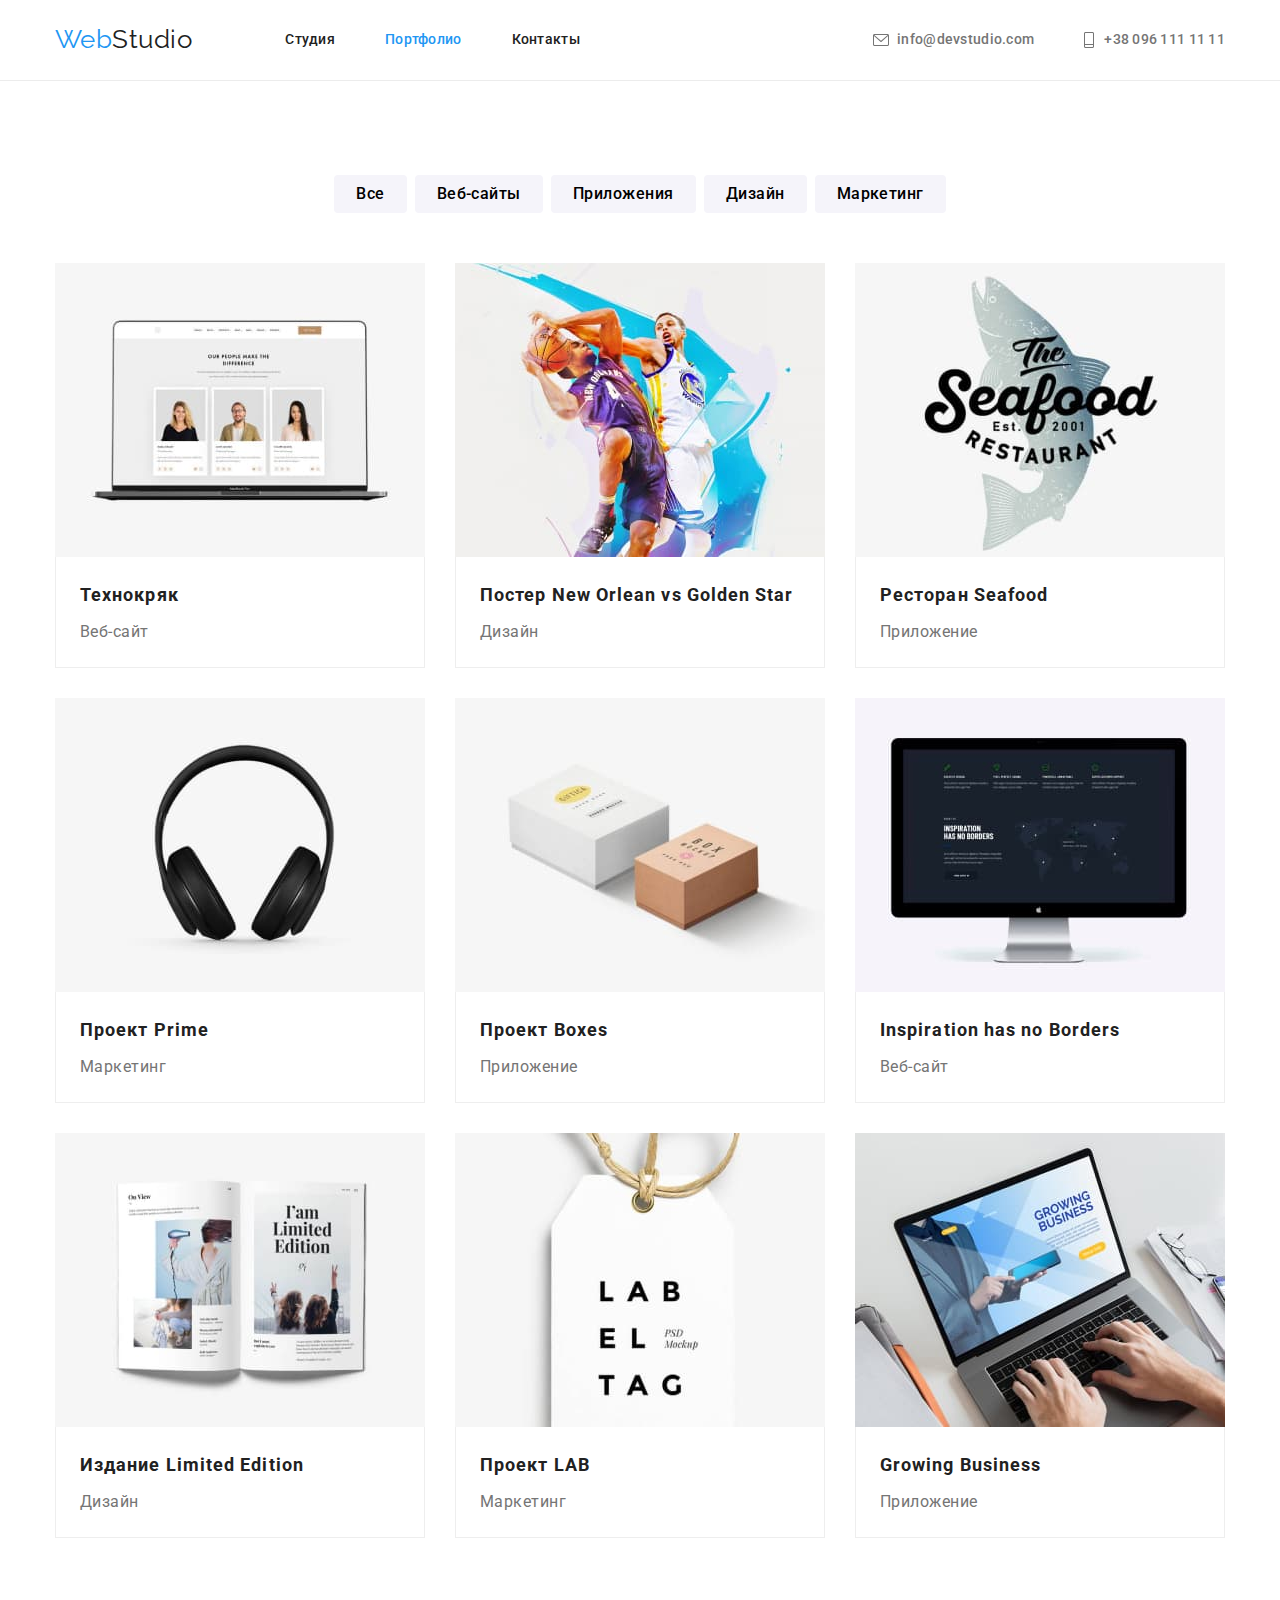
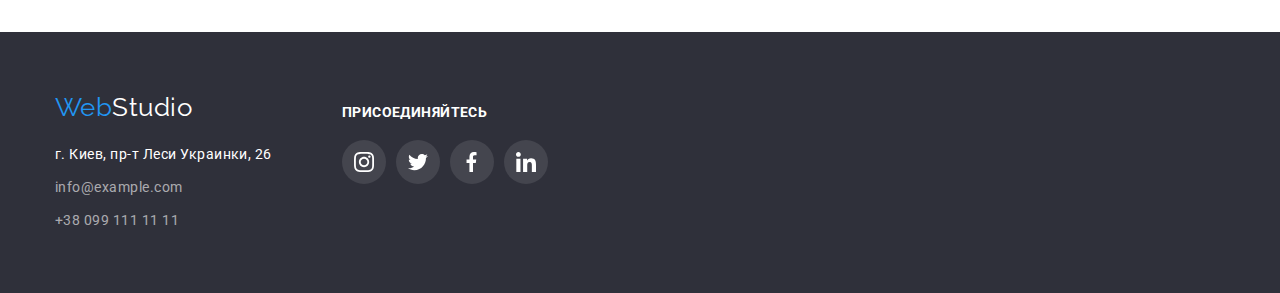
<file: portfolio/portfolio.html>
<!DOCTYPE html>
<html lang="ru">
  <head>
    <meta charset="UTF-8" />
    <meta http-equiv="X-UA-Compatible" content="IE=edge" />
    <meta name="viewport" content="width=device-width, initial-scale=1.0" />
    <title>Портфолио</title>
    <link rel="preconnect" href="https://fonts.googleapis.com" />
    <link rel="preconnect" href="https://fonts.gstatic.com" crossorigin />
    <link
      href="https://fonts.googleapis.com/css2?family=Raleway:wght@700&family=Roboto:wght@400;500;700;900&display=swap"
      rel="stylesheet"
    />
    <link rel="stylesheet" href="../css/modern-normalize.css" />
    <link rel="stylesheet" href="../css/styles.css" />
  </head>
  <body>
    <!-- Шапка сайта -->
    <header class="page-header">
      <div class="header container">
        <nav class="header nav">
          <a class="logo-top" href="" lang="en">Web<span class="accent">Studio</span></a>
          <ul class="site-nav">
            <li class="site-nav-item"><a href="../index.html" class="link">Студия</a></li>
            <li class="site-nav-item">
              <a href="../portfolio/portfolio.html" class="link current">Портфолио</a>
            </li>
            <li class="site-nav-item"><a href="" class="link">Контакты</a></li>
          </ul>
        </nav>
        <ul class="contacts-header">
          <li class="contacts-item">
            <a href="mailto:info@devstudio.com" class="contacts-link-mail"
              ><svg class="contacts-link-mailicon">
                <use href="../images/sprite.svg#icon-envelope"></use>
              </svg>
              info@devstudio.com
            </a>
          </li>
          <li class="contacts-item">
            <a href="tel:+380961111111" class="contacts-link-tel">
              <svg class="contacts-link-telicon">
                <use href="../images/sprite.svg#icon-phone"></use>
              </svg>
              +38 096 111 11 11
            </a>
          </li>
        </ul>
      </div>
    </header>
    <!-- Главное поле -->
    <main>
      <section class="works">
        <!-- Список фильтров работ -->
        <div class="container">
          <ul class="works-filters">
            <li class="button-item">
              <button type="button" class="works-button">Все</button>
            </li>
            <li class="button-item">
              <button type="button" class="works-button">Веб-сайты</button>
            </li>
            <li class="button-item">
              <button type="button" class="works-button">Приложения</button>
            </li>
            <li class="button-item">
              <button type="button" class="works-button">Дизайн</button>
            </li>
            <li class="button-item">
              <button type="button" class="works-button">Маркетинг</button>
            </li>
          </ul>

          <!-- Выбор работ -->
          <ul class="works-list">
            <li class="works-item">
              <a href="" class="works-links">
                <img
                  class="works-image"
                  src="../images/technokrak.jpg"
                  alt="фото работников"
                  width="370"
                  height="294"
                />
                <div class="works-border">
                  <h3 class="works-title">Технокряк</h3>
                  <p class="works-text">Веб-сайт</p>
                </div>
              </a>
            </li>
            <li class="works-item">
              <a href="" class="works-links">
                <img
                  class="works-image"
                  src="../images/orlean-star.jpg"
                  alt="два баскетболиста"
                  width="370"
                  height="294"
                />
                <div class="works-border">
                  <h3 class="works-title">
                    Постер <span lang="en">New Orlean vs Golden Star</span>
                  </h3>
                  <p class="works-text">Дизайн</p>
                </div>
              </a>
            </li>
            <li class="works-item">
              <a href="" class="works-links">
                <img
                  class="works-image"
                  src="../images/seafood.jpg"
                  alt="логотип ресторана сифуд"
                  width="370"
                  height="294"
                />
                <div class="works-border">
                  <h3 class="works-title">Ресторан <span lang="en">Seafood</span></h3>
                  <p class="works-text">Приложение</p>
                </div>
              </a>
            </li>
            <li class="works-item">
              <a href="" class="works-links">
                <img
                  class="works-image"
                  src="../images/prime.jpg"
                  alt="черные наушники"
                  width="370"
                  height="294"
                />
                <div class="works-border">
                  <h3 class="works-title">Проект <span lang="en">Prime</span></h3>
                  <p class="works-text">Маркетинг</p>
                </div>
              </a>
            </li>
            <li class="works-item">
              <a href="" class="works-links">
                <img
                  class="works-image"
                  src="../images/boxes.jpg"
                  alt="две картонные коробки"
                  width="370"
                  height="294"
                />
                <div class="works-border">
                  <h3 class="works-title">Проект <span lang="en">Boxes</span></h3>
                  <p class="works-text">Приложение</p>
                </div>
              </a>
            </li>
            <li class="works-item">
              <a href="" class="works-links">
                <img
                  class="works-image"
                  src="../images/inspiration.jpg"
                  alt="монитор"
                  width="370"
                  height="294"
                />
                <div class="works-border">
                  <h3 class="works-title" lang="en">Inspiration has no Borders</h3>
                  <p class="works-text">Веб-сайт</p>
                </div>
              </a>
            </li>
            <li class="works-item">
              <a href="" class="works-links">
                <img
                  class="works-image"
                  src="../images/eddition.jpg"
                  alt="книга с иллюстрацией"
                  width="370"
                  height="294"
                />
                <div class="works-border">
                  <h3 class="works-title">Издание <span lang="en">Limited Edition</span></h3>
                  <p class="works-text">Дизайн</p>
                </div>
              </a>
            </li>
            <li class="works-item">
              <a href="" class="works-links">
                <img
                  class="works-image"
                  src="../images/lab.jpg"
                  alt="бирка с надписью лаб"
                  width="370"
                  height="294"
                />
                <div class="works-border">
                  <h3 class="works-title">Проект LAB</h3>
                  <p class="works-text">Маркетинг</p>
                </div>
              </a>
            </li>
            <li class="works-item">
              <a href="" class="works-links">
                <img
                  class="works-image"
                  src="../images/business.jpg"
                  alt="человек печатает на ноутбуке"
                  width="370"
                  height="294"
                />
                <div class="works-border">
                  <h3 class="works-title" lang="en">Growing Business</h3>
                  <p class="works-text">Приложение</p>
                </div>
              </a>
            </li>
          </ul>
        </div>
      </section>
    </main>
    <!-- Футер -->
    <footer class="page-footer">
      <div class="footer container">
        <div class="footer-location">
          <a class="logo-bottom" href="" lang="en">Web<span class="accent">Studio</span></a>
          <address class="contacts-footer">
            <p class="location">г. Киев, пр-т Леси Украинки, 26</p>
            <a href="mailto:info@example.com" class="footer-link-mail">info@example.com</a>
            <a href="tel:+380991111111" class="footer-link-tel">+38 099 111 11 11</a>
          </address>
        </div>
        <div class="footer-social-networks">
          <p class="footer-join">присоединяйтесь</p>
          <ul class="footer-social-networks-links">
            <li class="footer-social-network instagram">
              <a href="" class="footer-social-link">
                <svg width="20" height="20">
                  <use href="../images/sprite.svg#icon-instagram-2"></use>
                </svg>
              </a>
            </li>
            <li class="footer-social-network twitter">
              <a href="" class="footer-social-link">
                <svg width="20" height="20">
                  <use href="../images/sprite.svg#icon-twitter-2"></use>
                </svg>
              </a>
            </li>
            <li class="footer-social-network facebook">
              <a href="" class="footer-social-link">
                <svg idth="20" height="20">
                  <use href="../images/sprite.svg#icon-fb-2"></use>
                </svg>
              </a>
            </li>
            <li class="footer-social-network linkedin">
              <a href="" class="footer-social-link">
                <svg idth="20" height="20">
                  <use href="../images/sprite.svg#icon-linkedin-2"></use>
                </svg>
              </a>
            </li>
          </ul>
        </div>
      </div>
    </footer>
  </body>
</html>
</file>
<file: css/styles.css>
/* Общие настройки */
/* html {
  box-sizing: border-box;
}

*,
*::before,
*::after {
  box-sizing: inherit;
} */

:root {
  --primary-color: #212121;
  --white-color: #ffffff;
  --blue-color: #2196f3;
  --grey-color: #757575;
  --rgbawhite-color: rgba(255, 255, 255, 0.6);
  --grey-background: #f5f4fa;
  --primary-background: #2f303a;
  --grey-social-links: #afb1b8;
}

body {
  font-family: 'Roboto', sans-serif;
  background: var(--white-color);
  color: var(--primary-color);
  letter-spacing: 0.03em;
}

.container {
  margin-left: auto;
  margin-right: auto;
  width: 1200px;
  padding-left: 15px;
  padding-right: 15px;
}

/* Хэдер */

.page-header {
  border-bottom: 1px solid #ececec;
}

.header {
  display: flex;
  align-items: center;
}

/* Хэдер лого */
.logo-top {
  padding-top: 24px;
  padding-bottom: 25px;
  font-family: Raleway, sans-serif;
  color: var(--blue-color);
  font-weight: 400;
  font-size: 26px;
  line-height: 1.19;
  text-decoration: none;
  outline: none;
}
.logo-top .accent {
  color: var(--primary-color);
}

/* site-nav */

.site-nav {
  display: flex;
  list-style: none;
  margin-top: 0;
  margin-bottom: 0;
  padding-left: 0;
  margin-left: 93px;
}

.site-nav-item + .site-nav-item {
  margin-left: 50px;
}
/* второй вариант
.site-nav-item:not(:last-child) {
  margin-right: 50px;
} */

.site-nav .link {
  display: block;
  padding-top: 32px;
  padding-bottom: 32px;

  color: var(--primary-color);
  font-weight: 500;
  font-size: 14px;
  line-height: 1.14;
  letter-spacing: 0.02em;
  text-decoration: none;
}

.site-nav .link:hover,
.site-nav .link:focus {
  color: var(--blue-color);
  outline: none;
}
.site-nav .link.current {
  color: var(--blue-color);
}

/* Хэдер контакты */

.contacts-header {
  display: flex;
  list-style: none;
  margin-top: 0;
  margin-bottom: 0;
  padding-left: 0;
  margin-left: auto;
}

.contacts-link-mail,
.contacts-link-tel {
  display: block;
  padding-top: 32px;
  padding-bottom: 32px;

  color: var(--grey-color);
  font-weight: 500;
  font-size: 14px;
  line-height: 1.14;
  letter-spacing: 0.02em;
  text-decoration: none;
  outline: none;
}

.contacts-link-mailicon {
  width: 16px;
  height: 12px;
  margin-right: 8px;
  fill: currentColor;
}

.contacts-link-mail,
.contacts-link-tel {
  display: flex;
  align-items: center;
  justify-content: center;
  background-size: cover;
}

.contacts-link-tel {
  min-width: 122px;
}

.contacts-link-telicon {
  width: 10px;
  height: 16px;
  margin-right: 10px;
  fill: currentColor;
}

.contacts-item + .contacts-item {
  margin-left: 50px;
}

.contacts-link-mail:hover,
.contacts-link-mail:focus,
.contacts-link-tel:hover,
.contacts-link-tel:focus {
  color: var(--blue-color);
}

/* Главное поле Студия */

/* Герой */
.hero {
  max-width: 1600px;
  max-height: 600px;
  background: var(--primary-background);
  background-image: linear-gradient(rgba(47, 48, 58, 0.4), rgba(47, 48, 58, 0.4)),
    url(../images/background_image.jpg);
  /* background-image: url(../images/background_image.jpg); */
  /* background-repeat: no-repeat;
  background-position: center; */
  /* background-size: cover; */

  padding-top: 200px;
  padding-bottom: 200px;
  margin: auto;
}

.hero-title {
  text-transform: uppercase;
  color: var(--white-color);
  font-weight: 900;
  font-size: 44px;
  line-height: 1.36;
  letter-spacing: 0.06em;
  text-align: center;

  margin-top: 0;
  margin-bottom: 30px;
}

.hero-button {
  background: var(--blue-color);
  position: relative;
  left: 50%;
  transform: translate(-50%, 0);
  min-width: 200px;
  height: 50px;

  font-family: inherit;
  font-weight: 700;
  font-size: 16px;
  line-height: 1.87;
  color: var(--white-color);
  letter-spacing: 0.06em;

  padding: 10px 32px 10px 32px;
  cursor: pointer;
  outline: none;
  border-radius: 4px;
  border: 0;
}

/* Преимущества */
.features {
  padding-top: 94px;
}

.features-list {
  display: flex;
  flex-wrap: wrap;
  list-style: none;
  margin-top: 0;
  margin-bottom: 0;
  padding-left: 0;
}

.features-item {
  width: 270px;
}

.features-item:not(:last-child) {
  margin-right: 30px;
}

.features-item-bgc {
  display: flex;
  align-items: center;
  justify-content: center;
  width: 270px;
  height: 120px;
  background-color: var(--grey-background);
}

.features-item-icon {
  width: 70px;
  height: 70px;
}
/* 
.features-item.antenna::before,
.features-item.clock::before,
.features-item.computer::before,
.features-item.astronaut::before {
  display: block;
  content: '';
  height: 120px;
  border-radius: 4px;
  background-size: contain;
  background-repeat: no-repeat;
  background-position: center;
  background-color: var(--grey-background);
}

.features-item.antenna::before {
  background-image: url(../images/antenna.svg);
}

.features-item.clock::before {
  background-image: url(../images/clock.svg);
}

.features-item.computer::before {
  background-image: url(../images/computer.svg);
}

.features-item.astronaut::before {
  background-image: url(../images/astronaut.svg);
} */

.features-title {
  text-transform: uppercase;
  font-weight: 700;
  font-size: 14px;
  line-height: 1.14;
  margin-top: 0;
  margin-bottom: 0;
  padding-bottom: 10px;
  padding-top: 30px;
}

.features-text {
  color: var(--grey-color);
  font-size: 14px;
  line-height: 1.71;
  margin-top: 0;
  margin-bottom: 0;
}

/* Примеры работ */
.examples {
  padding-top: 94px;
  padding-bottom: 94px;
}

.examples-title {
  font-weight: 700;
  font-size: 36px;
  line-height: 1.17;
  text-align: center;
  margin-top: 0;
  margin-bottom: 50px;
}
.examples-list {
  display: flex;
  flex-wrap: wrap;
  list-style: none;
  margin-top: 0;
  margin-bottom: 0;
  padding-left: 0;
}

.examples-item:not(:last-child) {
  margin-right: 30px;
}

/* Команда */
.team {
  background-color: var(--grey-background);
  padding-top: 94px;
  padding-bottom: 94px;
}

.team-title {
  font-weight: 700;
  font-size: 36px;
  line-height: 1.17;
  text-align: center;
  margin-top: 0;
  margin-bottom: 50px;
}

.team-list {
  display: flex;
  flex-wrap: wrap;
  list-style: none;
  margin-top: 0;
  margin-bottom: 0;
  padding-left: 0;
}

.team-item {
  background: var(--white-color);
  box-shadow: 0px 1px 3px rgba(0, 0, 0, 0.12), 0px 1px 1px rgba(0, 0, 0, 0.14),
    0px 2px 1px rgba(0, 0, 0, 0.2);
  border-radius: 0px 0px 4px 4px;
}

.team-item:not(:last-child) {
  margin-right: 30px;
}

.team-photo {
  display: block;
}

.team-data {
  padding-top: 30px;
  padding-bottom: 16px;
}

.team-name {
  font-weight: 500;
  font-size: 16px;
  line-height: 1.19;
  margin-top: 0;
  margin-bottom: 0;
  padding-bottom: 10px;
  text-align: center;
}

.team-text {
  color: var(--grey-color);
  font-size: 16px;
  line-height: 1.19;
  margin-top: 0;
  margin-bottom: 0;
  text-align: center;
}

.team-social-links {
  display: flex;
  list-style: none;
  margin: 0 32px 30px 32px;
  padding-left: 0;
}

.team-button:not(:last-child) {
  margin-right: 10px;
}

.team-button-link {
  fill: #afb1b8;
  display: flex;
  justify-content: center;
  align-items: center;
  width: 44px;
  height: 44px;
  border-radius: 50%;
}

.team-button-link:hover,
.team-button-link:focus {
  background-color: var(--blue-color);
  fill: var(--white-color);
}

/* Клиенты */
.clients {
  padding-top: 94px;
  padding-bottom: 94px;
}

.clients-title {
  font-weight: 700;
  font-size: 36px;
  line-height: 1.17;
  text-align: center;
  letter-spacing: 0.03em;
  margin-top: 0;
  margin-bottom: 50px;
}

.clients-links {
  display: flex;
  list-style: none;
  margin-top: 0;
  margin-bottom: 0;
  padding-left: 0;
}

.clients-icon-link:not(:last-child) {
  margin-right: 30px;
}

.clients-button {
  display: flex;
  justify-content: center;
  align-items: center;
  width: 170px;
  height: 92px;
  border: 1px solid #afb1b8;
  border-radius: 4px;
  fill: var(--grey-social-links);
}

.clients-button:hover,
.clients-button:focus {
  border: 1px solid #2196f3;
  fill: #2196f3;
}

/* .clients-button-link {
  width: 170px;
  height: 92px;
    border: 1px solid #afb1b8;
  border-radius: 4px;
  fill: var(--grey-social-links);
}

.clients-button-link:hover,
.clients-button-link:focus {
  fill: var(--blue-color);
    border: 1px solid #2196f3;
} */

/* Главное поле Портфолио */

.works {
  padding-top: 94px;
  padding-bottom: 94px;
}

/* Кнопки примеров работ */

.works-filters {
  display: flex;
  list-style: none;
  margin-top: 0;
  margin-bottom: 50px;
  padding-left: 0;
  justify-content: center;
}

.button-item:not(:last-child) {
  margin-right: 8px;
}

.works-button {
  font-family: inherit;
  background-color: var(--grey-background);
  font-weight: 500;
  font-size: 16px;
  line-height: 1.63;
  letter-spacing: 0.03em;

  padding: 6px 22px 6px 22px;
  cursor: pointer;
  border-radius: 4px;
  border: 0;
}

.works-button:hover,
.works-button:focus {
  background-color: var(--blue-color);
  color: var(--white-color);
  outline: none;
  box-shadow: 0px 3px 1px rgba(0, 0, 0, 0.1), 0px 1px 2px rgba(0, 0, 0, 0.08),
    0px 2px 2px rgba(0, 0, 0, 0.12);
}

/* Примеры работ */
.works-list {
  display: flex;
  flex-wrap: wrap;
  list-style: none;
  margin-top: 0;
  margin-bottom: 0;
  padding-left: 0;
}

.works-item {
  width: 370px;
  /* второй вариант: width: calc((100% - 60px) / 3) */
  margin-right: 30px;
  margin-bottom: 30px;
}

.works-item:hover,
.works-item:focus {
  box-shadow: 0px 1px 1px rgba(0, 0, 0, 0.12), 0px 4px 4px rgba(0, 0, 0, 0.06),
    1px 4px 6px rgba(0, 0, 0, 0.16);
}

.works-border {
  border: 1px solid #eeeeee;
  border-top: none;
  padding: 20px 0 20px 24px;
}

.works-item:nth-child(3n) {
  margin-right: 0;
}

.works-item:nth-last-child(-n + 3) {
  margin-bottom: 0;
}

/* второй вариант марджинами и формулой */
/* .works-box {
  width: 1200px;
  margin-left: auto;
  margin-right: auto;
}

.works-list1 {
  display: flex;
  flex-wrap: wrap;
  list-style: none;
  margin: -15px;
  padding: 0;
}

.works-item1 {
  display: block;
  width: calc(100% / 3 - 40px);
  height: 294px;
  outline: 1px solid #2196f3;
  margin: 15px;
} */

.works-links {
  text-decoration: none;
  outline: none;
}

.works-image {
  display: block;
}

.works-title {
  font-weight: 700;
  font-size: 18px;
  line-height: 2;
  letter-spacing: 0.06em;
  color: var(--primary-color);
  padding-bottom: 4px;
  margin-top: 0;
  margin-bottom: 0;
}

.works-text {
  font-size: 16px;
  line-height: 1.88;
  color: var(--grey-color);
  margin-top: 0;
  margin-bottom: 0;
  margin-left: 0;
}

/* Футер */
.page-footer {
  background-color: var(--primary-background);
  padding-top: 60px;
  padding-bottom: 60px;
}

/* Футер лого */
.logo-bottom {
  display: block;
  margin-bottom: 20px;

  font-family: Raleway, sans-serif;
  color: var(--blue-color);
  font-weight: 400;
  font-size: 26px;
  line-height: 1.19;
  text-decoration: none;
  outline: none;
}
.logo-bottom .accent {
  color: var(--white-color);
}

/* Футер контакты */
.contacts-footer {
  font-style: normal;
}

.location {
  color: var(--white-color);
  font-size: 14px;
  line-height: 1.71;
  margin-top: 0;
  margin-bottom: 9px;
}

.footer-link-mail,
.footer-link-tel {
  display: block;
  color: var(--rgbawhite-color);
  font-size: 14px;
  line-height: 1.71;
  text-decoration: none;
  outline: none;
}

.footer-link-mail {
  margin-bottom: 9px;
}

.footer.container {
  display: flex;
}

.footer-social-networks {
  margin-left: 70px;
}

.footer-join {
  font-weight: 700;
  font-size: 14px;
  line-height: 16px;
  letter-spacing: 0.03em;
  text-transform: uppercase;
  color: var(--white-color);
  margin: 12px 0 0 0;
}

.footer-social-networks-links {
  display: flex;
  flex-wrap: wrap;
  list-style: none;
  margin-top: 20px;
  margin-bottom: 0;
  padding-left: 0;
}

.footer-social-network:not(:last-child) {
  margin-right: 10px;
}

.footer-social-link {
  display: flex;
  align-items: center;
  justify-content: center;
  width: 44px;
  height: 44px;
  background: rgba(255, 255, 255, 0.1);
  border-radius: 50%;
}

.footer-social-link:hover,
.footer-social-link:focus {
  background-color: var(--blue-color);
}
/* 
.footer-instagram {
  margin-right: 10px;
  background-image: url(../images/instagram-2.svg);
}

.footer-twitter {
  margin-right: 10px;
  background-image: url(../images/twitter-2.svg);
}

.footer-facebook {
  margin-right: 10px;
  background-image: url(../images/fb-2.svg);
}

.footer-linkedin {
  background-image: url(../images/linkedin-2.svg);
}

.footer-instagram:hover,
.footer-instagram:focus,
.footer-twitter:hover,
.footer-twitter:focus,
.footer-fb:hover,
.footer-fb:focus,
.footer-linkedin:hover,
.footer-linkedin:focus {
  background-color: var(--blue-color);
  cursor: pointer;
} */
</file>
